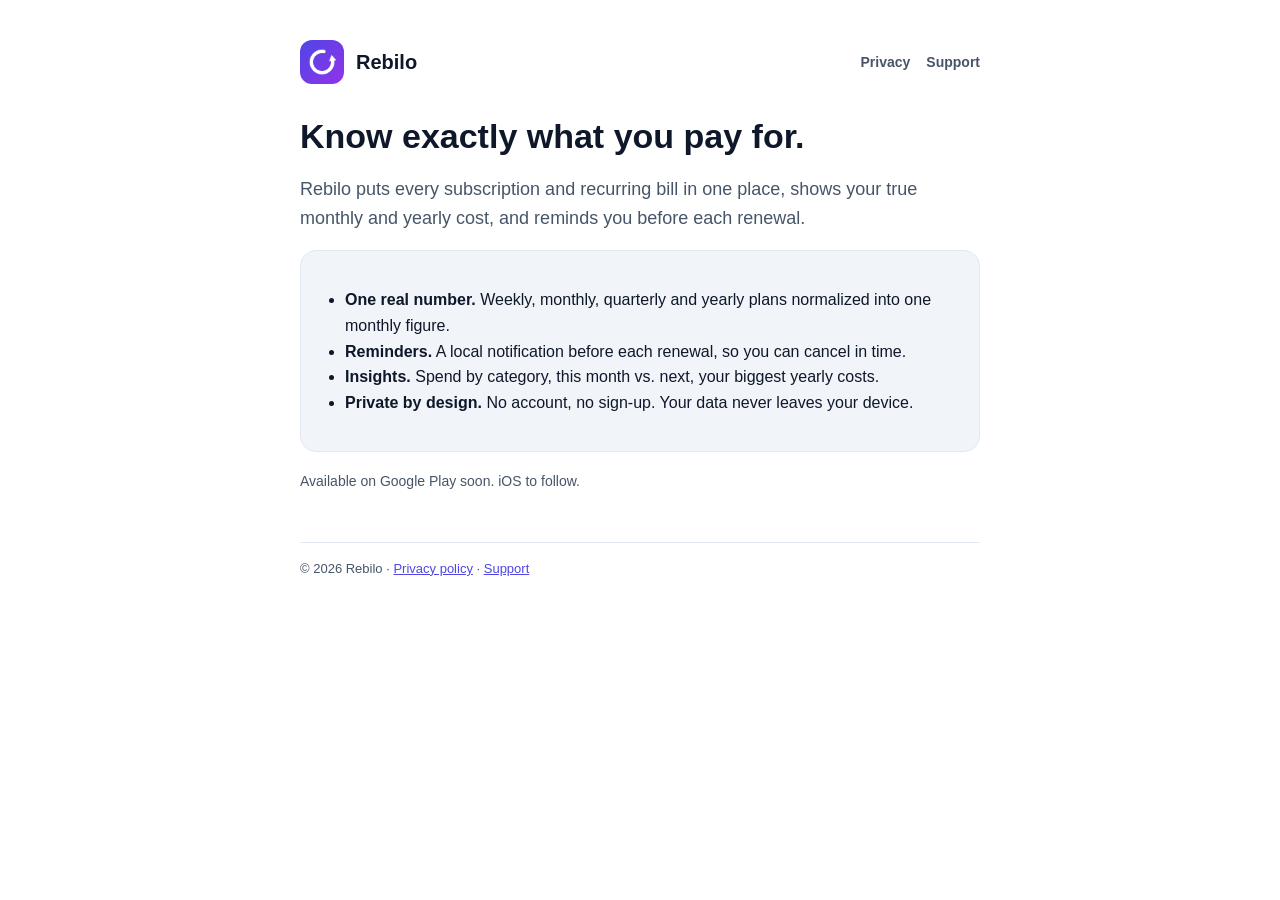
<file: index.html>
<!doctype html>
<html lang="en">
<head>
<meta charset="utf-8">
<meta name="viewport" content="width=device-width, initial-scale=1">
<title>Rebilo – Subscription Tracker</title>
<meta name="description" content="Track subscriptions and recurring bills. See your true monthly cost and get reminded before every renewal.">
<link rel="icon" href="icon.png">
<link rel="stylesheet" href="style.css">
</head>
<body>
<main>
<header><img src="icon.png" alt=""><a href="./">Rebilo</a><nav style="margin-left:auto"><a href="privacy.html">Privacy</a><a href="support.html">Support</a></nav></header>
<h1>Know exactly what you pay for.</h1>
<p class="lead">Rebilo puts every subscription and recurring bill in one place, shows your true monthly and yearly cost, and reminds you before each renewal.</p>
<div class="card">
<ul>
<li><strong>One real number.</strong> Weekly, monthly, quarterly and yearly plans normalized into one monthly figure.</li>
<li><strong>Reminders.</strong> A local notification before each renewal, so you can cancel in time.</li>
<li><strong>Insights.</strong> Spend by category, this month vs. next, your biggest yearly costs.</li>
<li><strong>Private by design.</strong> No account, no sign-up. Your data never leaves your device.</li>
</ul>
</div>
<p><span class="muted">Available on Google Play soon. iOS to follow.</span></p>
<footer>© 2026 Rebilo · <a href="privacy.html">Privacy policy</a> · <a href="support.html">Support</a></footer>
</main>
</body>
</html>
</file>
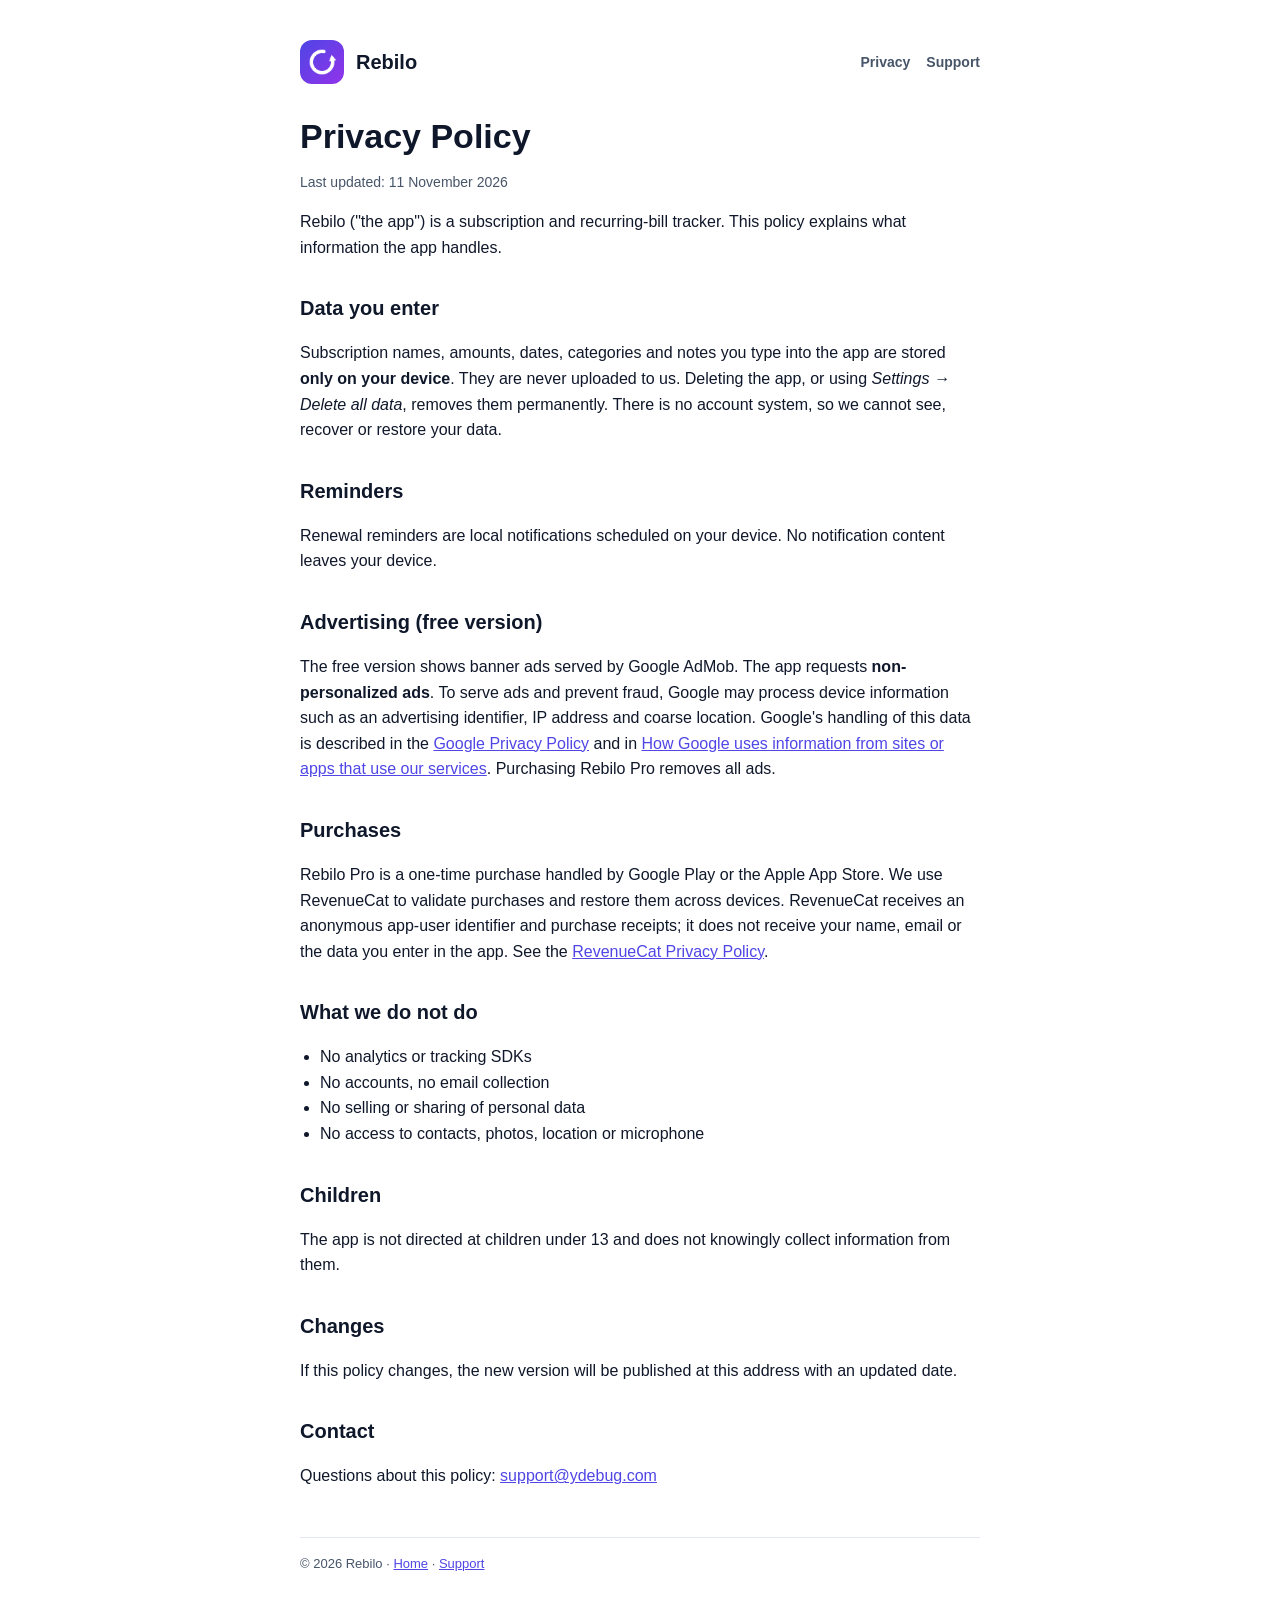
<file: privacy.html>
<!doctype html>
<html lang="en">
<head>
<meta charset="utf-8">
<meta name="viewport" content="width=device-width, initial-scale=1">
<title>Privacy Policy – Rebilo</title>
<link rel="icon" href="icon.png">
<link rel="stylesheet" href="style.css">
</head>
<body>
<main>
<header><img src="icon.png" alt=""><a href="./">Rebilo</a><nav style="margin-left:auto"><a href="privacy.html">Privacy</a><a href="support.html">Support</a></nav></header>
<h1>Privacy Policy</h1>
<p class="muted">Last updated: 11 November 2026</p>
<p>Rebilo ("the app") is a subscription and recurring-bill tracker. This policy explains what information the app handles.</p>

<h2>Data you enter</h2>
<p>Subscription names, amounts, dates, categories and notes you type into the app are stored <strong>only on your device</strong>. They are never uploaded to us. Deleting the app, or using <em>Settings → Delete all data</em>, removes them permanently. There is no account system, so we cannot see, recover or restore your data.</p>

<h2>Reminders</h2>
<p>Renewal reminders are local notifications scheduled on your device. No notification content leaves your device.</p>

<h2>Advertising (free version)</h2>
<p>The free version shows banner ads served by Google AdMob. The app requests <strong>non-personalized ads</strong>. To serve ads and prevent fraud, Google may process device information such as an advertising identifier, IP address and coarse location. Google's handling of this data is described in the <a href="https://policies.google.com/privacy">Google Privacy Policy</a> and in <a href="https://policies.google.com/technologies/partner-sites">How Google uses information from sites or apps that use our services</a>. Purchasing Rebilo Pro removes all ads.</p>

<h2>Purchases</h2>
<p>Rebilo Pro is a one-time purchase handled by Google Play or the Apple App Store. We use RevenueCat to validate purchases and restore them across devices. RevenueCat receives an anonymous app-user identifier and purchase receipts; it does not receive your name, email or the data you enter in the app. See the <a href="https://www.revenuecat.com/privacy">RevenueCat Privacy Policy</a>.</p>

<h2>What we do not do</h2>
<ul>
<li>No analytics or tracking SDKs</li>
<li>No accounts, no email collection</li>
<li>No selling or sharing of personal data</li>
<li>No access to contacts, photos, location or microphone</li>
</ul>

<h2>Children</h2>
<p>The app is not directed at children under 13 and does not knowingly collect information from them.</p>

<h2>Changes</h2>
<p>If this policy changes, the new version will be published at this address with an updated date.</p>

<h2>Contact</h2>
<p>Questions about this policy: <a href="mailto:support@ydebug.com">support@ydebug.com</a></p>

<footer>© 2026 Rebilo · <a href="./">Home</a> · <a href="support.html">Support</a></footer>
</main>
</body>
</html>
</file>
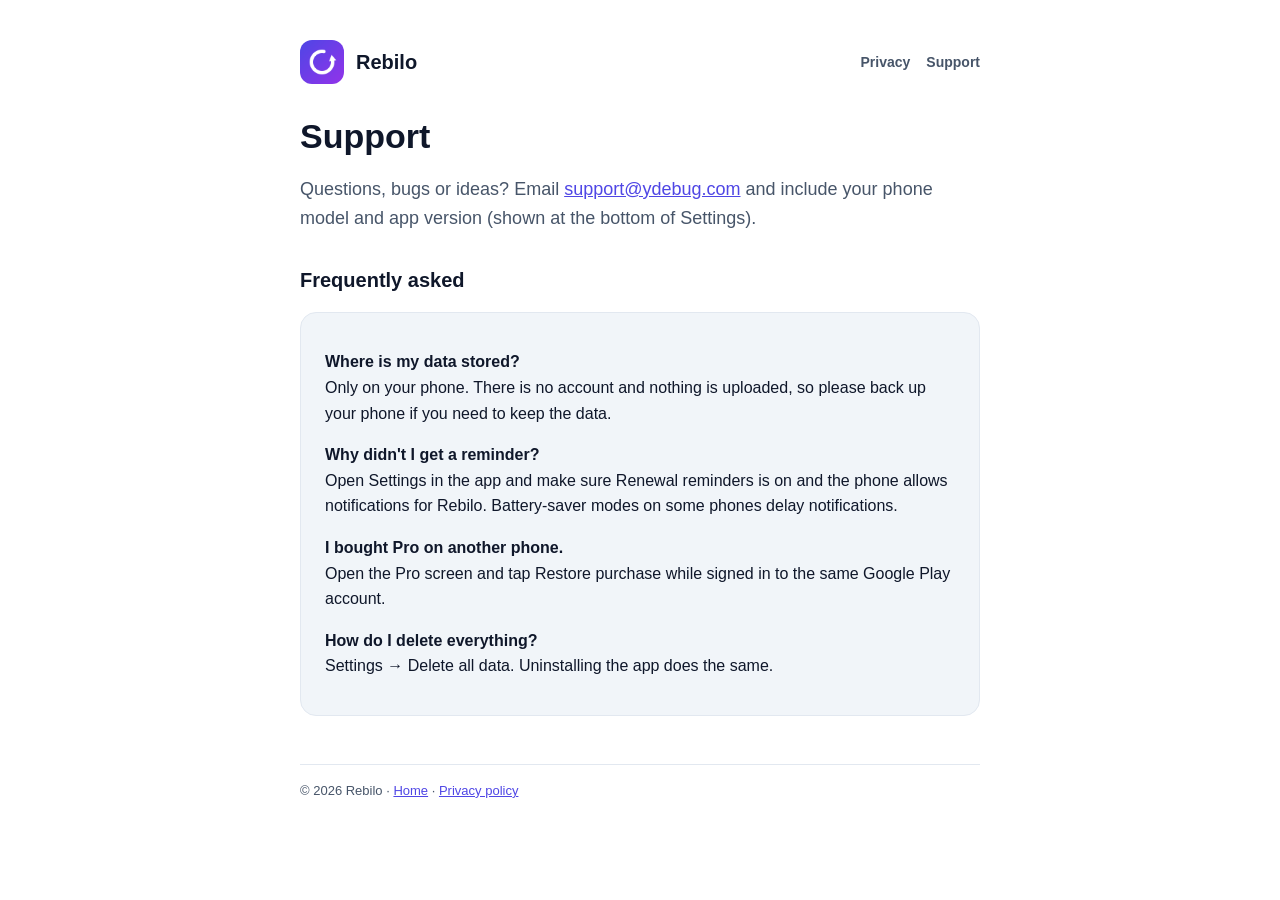
<file: support.html>
<!doctype html>
<html lang="en">
<head>
<meta charset="utf-8">
<meta name="viewport" content="width=device-width, initial-scale=1">
<title>Support – Rebilo</title>
<link rel="icon" href="icon.png">
<link rel="stylesheet" href="style.css">
</head>
<body>
<main>
<header><img src="icon.png" alt=""><a href="./">Rebilo</a><nav style="margin-left:auto"><a href="privacy.html">Privacy</a><a href="support.html">Support</a></nav></header>
<h1>Support</h1>
<p class="lead">Questions, bugs or ideas? Email <a href="mailto:support@ydebug.com">support@ydebug.com</a> and include your phone model and app version (shown at the bottom of Settings).</p>

<h2>Frequently asked</h2>
<div class="card">
<p><strong>Where is my data stored?</strong><br>Only on your phone. There is no account and nothing is uploaded, so please back up your phone if you need to keep the data.</p>
<p><strong>Why didn't I get a reminder?</strong><br>Open Settings in the app and make sure Renewal reminders is on and the phone allows notifications for Rebilo. Battery-saver modes on some phones delay notifications.</p>
<p><strong>I bought Pro on another phone.</strong><br>Open the Pro screen and tap Restore purchase while signed in to the same Google Play account.</p>
<p><strong>How do I delete everything?</strong><br>Settings → Delete all data. Uninstalling the app does the same.</p>
</div>
<footer>© 2026 Rebilo · <a href="./">Home</a> · <a href="privacy.html">Privacy policy</a></footer>
</main>
</body>
</html>
</file>
<file: style.css>
:root { --bg:#ffffff; --fg:#0f172a; --muted:#475569; --accent:#4F46E5; --card:#f1f5f9; --border:#e2e8f0; }
@media (prefers-color-scheme: dark) { :root { --bg:#0B0F1A; --fg:#e5e7eb; --muted:#9ca3af; --accent:#818cf8; --card:#151b2b; --border:#1f2937; } }
* { box-sizing: border-box; }
body { margin:0; background:var(--bg); color:var(--fg); font:16px/1.6 -apple-system,BlinkMacSystemFont,"Segoe UI",Roboto,Helvetica,Arial,sans-serif; }
main { max-width:720px; margin:0 auto; padding:40px 20px 64px; }
header { display:flex; align-items:center; gap:12px; margin-bottom:32px; }
header img { width:44px; height:44px; border-radius:12px; }
header a { color:inherit; text-decoration:none; font-weight:700; font-size:20px; }
nav a { color:var(--muted); text-decoration:none; margin-left:16px; font-size:14px; }
nav a:hover, a:hover { color:var(--accent); }
h1 { font-size:34px; line-height:1.2; margin:0 0 8px; }
h2 { font-size:20px; margin:32px 0 8px; }
p, li { color:var(--fg); }
.lead { font-size:18px; color:var(--muted); }
.card { background:var(--card); border:1px solid var(--border); border-radius:16px; padding:20px 24px; margin:16px 0; }
.muted { color:var(--muted); font-size:14px; }
a { color:var(--accent); }
ul { padding-left:20px; }
footer { margin-top:48px; color:var(--muted); font-size:13px; border-top:1px solid var(--border); padding-top:16px; }
.btn { display:inline-block; background:var(--accent); color:#fff !important; padding:12px 20px; border-radius:12px; text-decoration:none; font-weight:600; }
</file>
